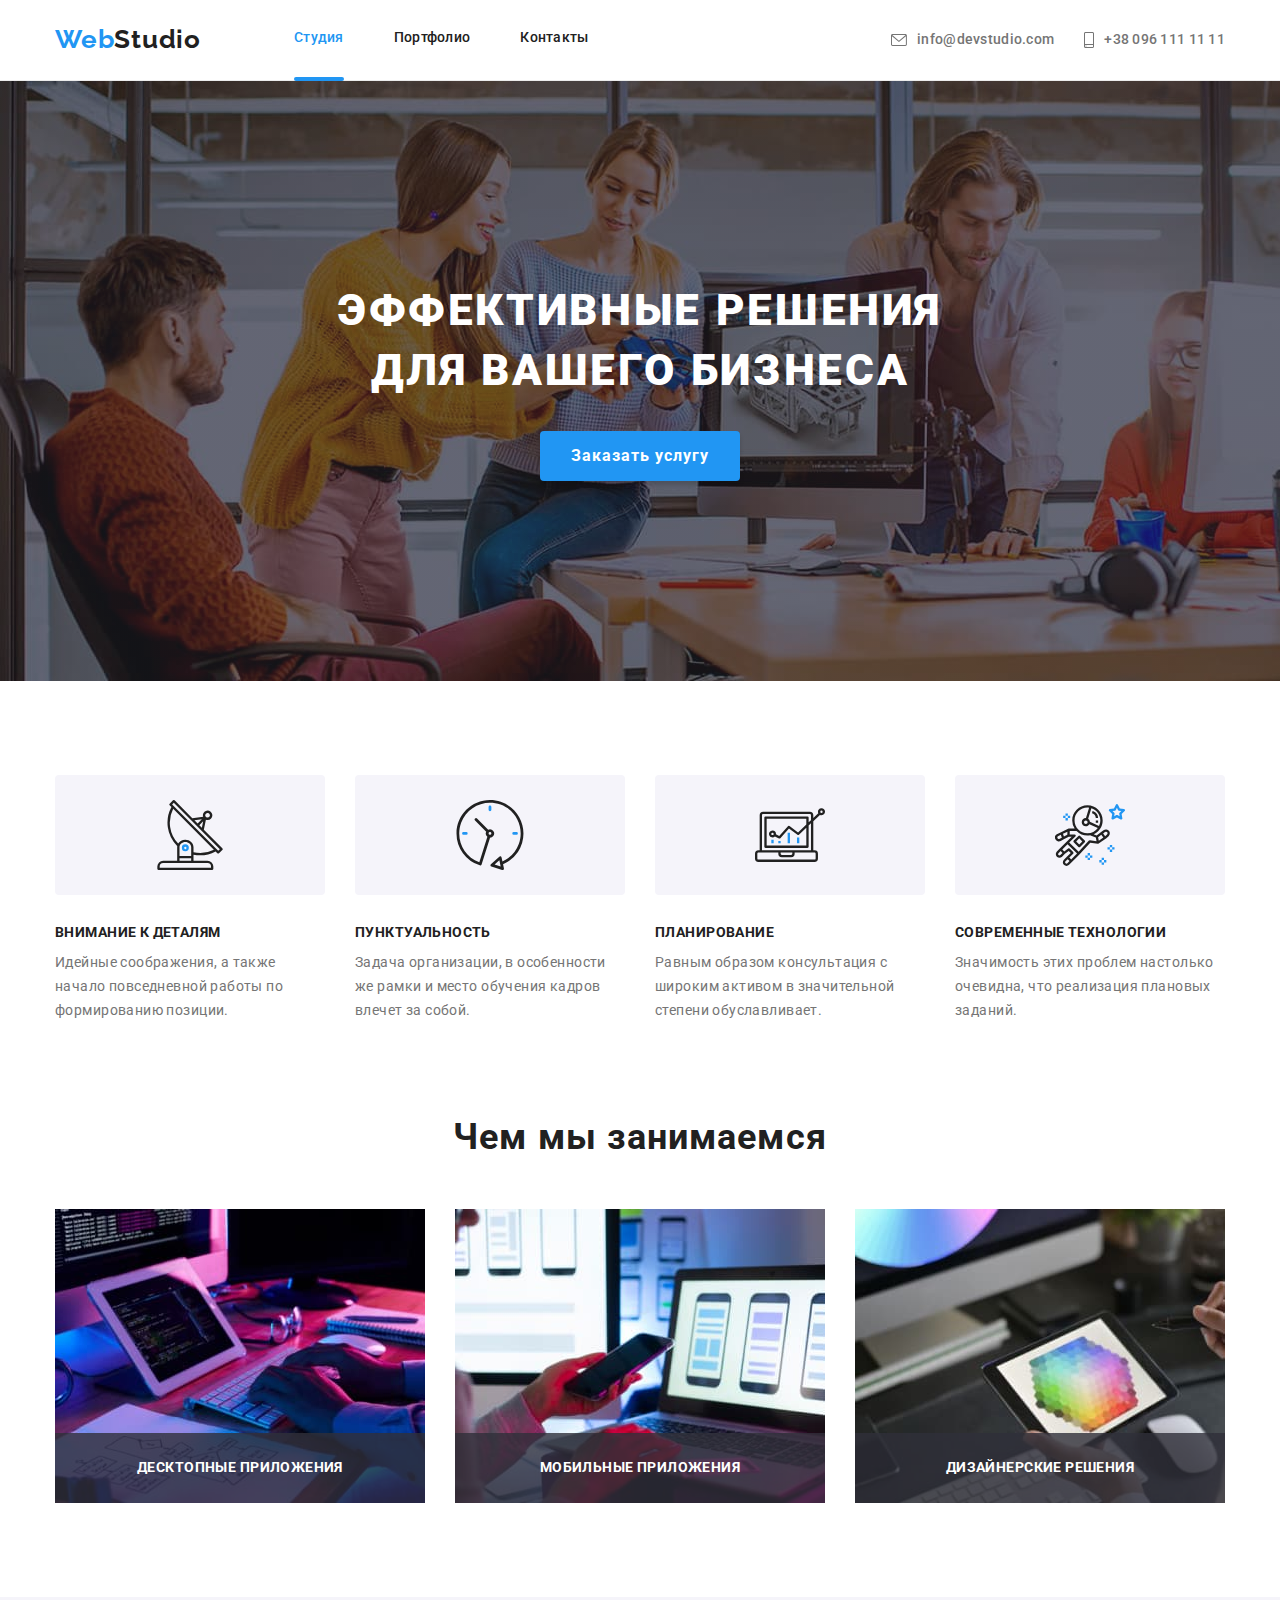
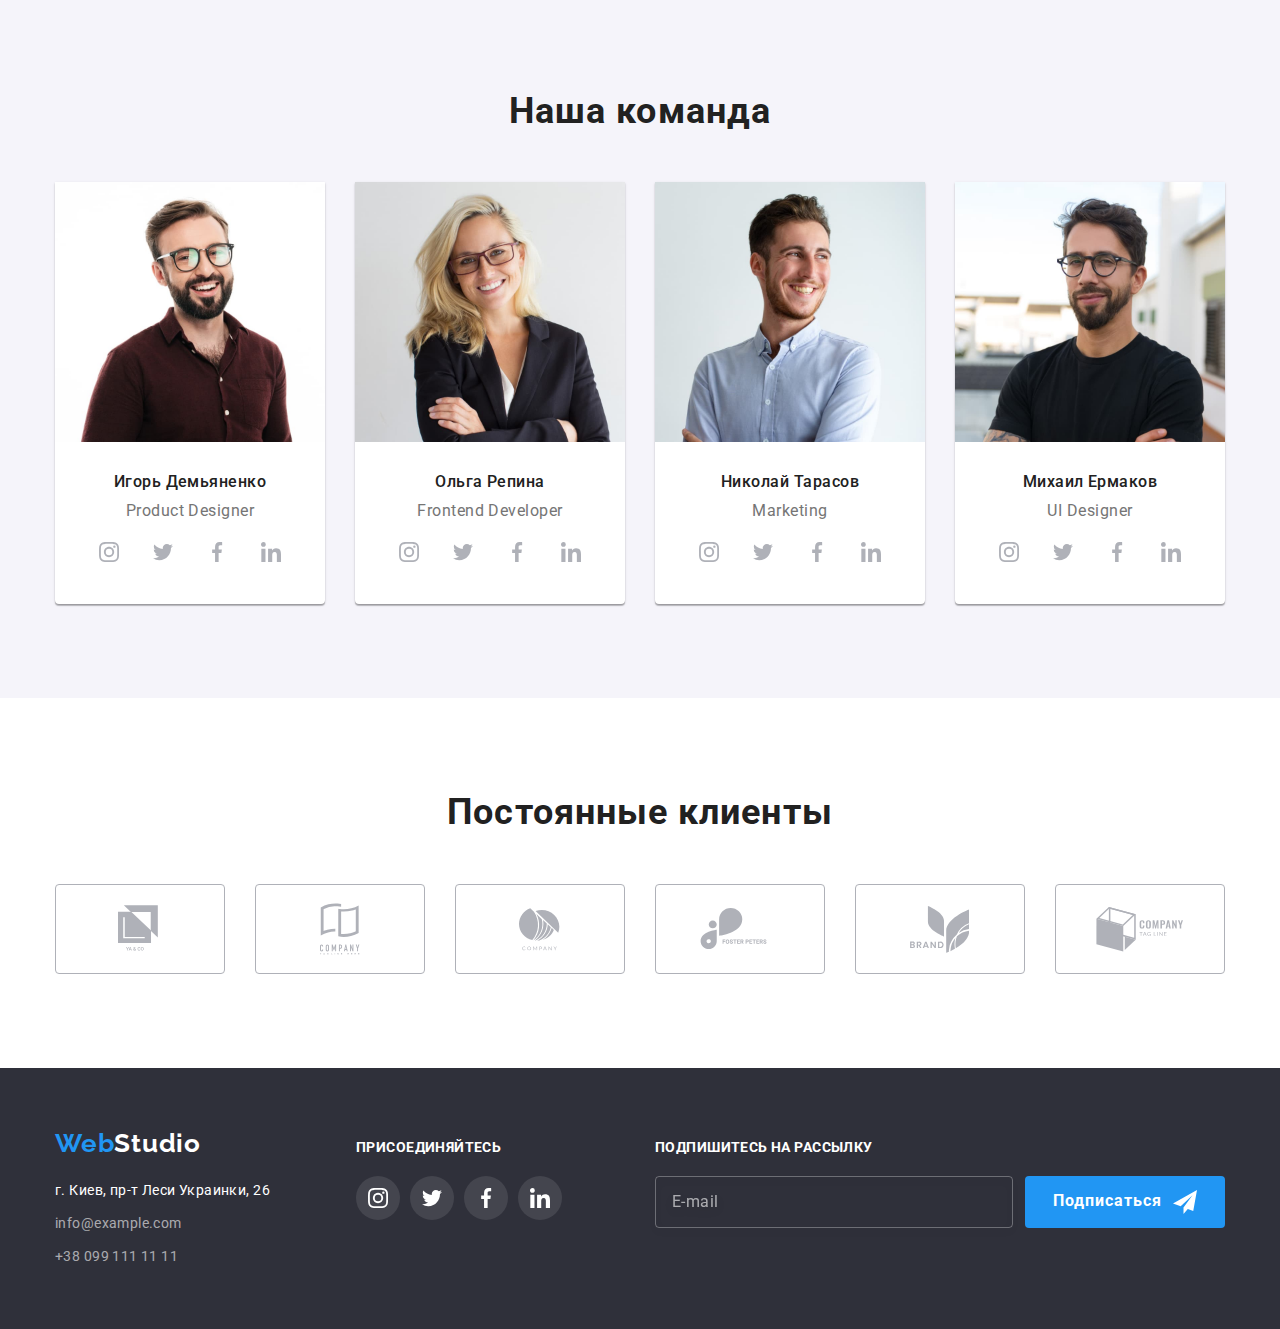
<file: index.html>
<!DOCTYPE html>
<html lang="ru">
  <head>
    <meta charset="UTF-8" />
    <meta name="viewport" content="width=device-width, initial-scale=1.0" />
    <title>WebStudio. Studio.</title>

    <!-- Подключаю шрифты проекта -->
    <link rel="dns-prefetch" href="//fonts.googleapis.com" />
    <link rel="preconnect" href="https://fonts.gstatic.com/" crossorigin />
    <link
      href="https://fonts.googleapis.com/css2?family=Raleway:wght@700&family=Roboto:wght@400;500;700;900&display=fallback"
      rel="stylesheet"
    />

    <!-- Нормализатор из конспекта -->
    <link
      rel="stylesheet"
      href="https://cdnjs.cloudflare.com/ajax/libs/modern-normalize/1.0.0/modern-normalize.min.css"
    />

    <!-- Мой файл стилей -->
    <link rel="stylesheet" href="./css/main.min.css" />
  </head>
  <body>
    <!--Верхняя линия-->
    <header class="header">
      <div class="container topline">
        <nav class="navigation">
          <a href="" class="logo logo-navigation">
            <span class="logo-part-one">Web</span>Studio</a
          >

          <ul class="navigation-list">
            <li class="navigation-list-item">
              <a href="./index.html" class="navigation-list-link current">
                Студия
              </a>
            </li>
            <li class="navigation-list-item">
              <a href="./portfolio.html" class="navigation-list-link">
                Портфолио
              </a>
            </li>
            <li class="navigation-list-item">
              <a href="" class="navigation-list-link"> Контакты </a>
            </li>
          </ul>
        </nav>
        <ul class="contacts">
          <li class="contacts-item">
            <a href="mailto:info@devstudio.com" class="contacts-link">
              <svg class="contacts-icon" width="16" height="12">
                <use href="./images/sprite.svg#icon-envelope"></use>
              </svg>
              info@devstudio.com</a
            >
          </li>
          <li class="contacts-item">
            <a href="tel:+380961111111" class="contacts-link">
              <svg class="contacts-icon" width="10" height="16">
                <use href="./images/sprite.svg#icon-smartphone"></use>
              </svg>
              +38 096 111 11 11</a
            >
          </li>
        </ul>
      </div>
    </header>
    <main>
      <!--Шапка-->
      <section class="primary">
        <div class="background">
          <div class="primary-box">
            <h1 class="primary-title">
              Эффективные решения для вашего бизнеса
            </h1>
            <!-- <a href="#" class="primary-button">Заказать услугу</a> -->
            <button type="button" class="primary-button" data-modal-open>
              Заказать услугу
            </button>
          </div>
        </div>
      </section>

      <!--Особенности-->
      <section class="features">
        <h2 class="visually-hidden">Особенности</h2>
        <div class="container">
          <ul class="features-list">
            <li class="features-card">
              <div class="features-image">
                <svg class="features-icon">
                  <use href="./images/sprite.svg#icon-feature-1"></use>
                </svg>
              </div>
              <h3 class="features-label">Внимание к деталям</h3>
              <p class="features-text">
                Идейные соображения, а также начало повседневной работы по
                формированию позиции.
              </p>
            </li>
            <li class="features-card">
              <div class="features-image">
                <svg class="features-icon">
                  <use href="./images/sprite.svg#icon-feature-2"></use>
                </svg>
              </div>
              <h3 class="features-label">Пунктуальность</h3>
              <p class="features-text">
                Задача организации, в особенности же рамки и место обучения
                кадров влечет за собой.
              </p>
            </li>
            <li class="features-card">
              <div class="features-image">
                <svg class="features-icon">
                  <use href="./images/sprite.svg#icon-feature-3"></use>
                </svg>
              </div>
              <h3 class="features-label">Планирование</h3>
              <p class="features-text">
                Равным образом консультация с широким активом в значительной
                степени обуславливает.
              </p>
            </li>
            <li class="features-card">
              <div class="features-image">
                <svg class="features-icon">
                  <use href="./images/sprite.svg#icon-feature-4"></use>
                </svg>
              </div>
              <h3 class="features-label">Современные технологии</h3>
              <p class="features-text">
                Значимость этих проблем настолько очевидна, что реализация
                плановых заданий.
              </p>
            </li>
          </ul>
        </div>
      </section>

      <!--Чем мы занимаемся-->
      <section class="activity">
        <div class="container">
          <h2 class="activity-title">Чем мы занимаемся</h2>
          <ul class="activity-list">
            <li class="activity-card">
              <img
                src="./images/ourwork-1.jpg"
                alt="Рабочее место. Видны руки человека на клавиатуре, монитор, планшет, схема на листе бумаги А4."
                width="370"
              />
              <p class="activity-label">Десктопные приложения</p>
            </li>
            <li class="activity-card">
              <img
                src="./images/ourwork-2.jpg"
                alt="Телефон в руке человека. На экране ноутбука три дисплея мобильного телефона."
                width="370"
              />
              <p class="activity-label">Мобильные приложения</p>
            </li>
            <li class="activity-card">
              <img
                src="./images/ourwork-3.jpg"
                alt="Экран ноутбука с цветовой палитрой в виде шестиугольника."
                width="370"
              />
              <p class="activity-label">Дизайнерские решения</p>
            </li>
          </ul>
        </div>
      </section>

      <!--Наша команда-->
      <section class="team">
        <div class="container">
          <h2 class="team-title">Наша команда</h2>
          <ul class="members">
            <li class="members-card">
              <img
                src="./images/ourteam-1.jpg"
                alt="Фото члена команды"
                width="270"
              />
              <div class="members-title">
                <h3 class="members-name">Игорь Демьяненко</h3>
                <p class="members-position">Product Designer</p>
                <ul class="social-network">
                  <li class="social-network-item">
                    <a href="" class="social-network-link">
                      <svg class="social-network-icon">
                        <use href="./images/sprite.svg#icon-instagram"></use>
                      </svg>
                    </a>
                  </li>
                  <li class="social-network-item">
                    <a href="" class="social-network-link">
                      <svg class="social-network-icon">
                        <use href="./images/sprite.svg#icon-twitter"></use>
                      </svg>
                    </a>
                  </li>
                  <li class="social-network-item">
                    <a href="" class="social-network-link">
                      <svg class="social-network-icon">
                        <use href="./images/sprite.svg#icon-facebook"></use>
                      </svg>
                    </a>
                  </li>
                  <li class="social-network-item">
                    <a href="" class="social-network-link">
                      <svg class="social-network-icon">
                        <use href="./images/sprite.svg#icon-linkedin"></use>
                      </svg>
                    </a>
                  </li>
                </ul>
              </div>
            </li>
            <li class="members-card">
              <img
                src="./images/ourteam-2.jpg"
                alt="Член команды"
                width="270"
              />

              <div class="members-title">
                <h3 class="members-name">Ольга Репина</h3>
                <p class="members-position">Frontend Developer</p>
                <ul class="social-network">
                  <li class="social-network-item">
                    <a href="" class="social-network-link">
                      <svg class="social-network-icon">
                        <use href="./images/sprite.svg#icon-instagram"></use>
                      </svg>
                    </a>
                  </li>
                  <li class="social-network-item">
                    <a href="" class="social-network-link">
                      <svg class="social-network-icon">
                        <use href="./images/sprite.svg#icon-twitter"></use>
                      </svg>
                    </a>
                  </li>
                  <li class="social-network-item">
                    <a href="" class="social-network-link">
                      <svg class="social-network-icon">
                        <use href="./images/sprite.svg#icon-facebook"></use>
                      </svg>
                    </a>
                  </li>
                  <li class="social-network-item">
                    <a href="" class="social-network-link">
                      <svg class="social-network-icon">
                        <use href="./images/sprite.svg#icon-linkedin"></use>
                      </svg>
                    </a>
                  </li>
                </ul>
              </div>
            </li>
            <li class="members-card">
              <img
                src="./images/ourteam-3.jpg"
                alt="Член команды"
                width="270"
              />

              <div class="members-title">
                <h3 class="members-name">Николай Тарасов</h3>

                <p class="members-position">Marketing</p>
                <ul class="social-network">
                  <li class="social-network-item">
                    <a href="" class="social-network-link">
                      <svg class="social-network-icon">
                        <use href="./images/sprite.svg#icon-instagram"></use>
                      </svg>
                    </a>
                  </li>
                  <li class="social-network-item">
                    <a href="" class="social-network-link">
                      <svg class="social-network-icon">
                        <use href="./images/sprite.svg#icon-twitter"></use>
                      </svg>
                    </a>
                  </li>
                  <li class="social-network-item">
                    <a href="" class="social-network-link">
                      <svg class="social-network-icon">
                        <use href="./images/sprite.svg#icon-facebook"></use>
                      </svg>
                    </a>
                  </li>
                  <li class="social-network-item">
                    <a href="" class="social-network-link">
                      <svg class="social-network-icon">
                        <use href="./images/sprite.svg#icon-linkedin"></use>
                      </svg>
                    </a>
                  </li>
                </ul>
              </div>
            </li>
            <li class="members-card">
              <img
                src="./images/ourteam-4.jpg"
                alt="Член команды"
                width="270"
              />

              <div class="members-title">
                <h3 class="members-name">Михаил Ермаков</h3>

                <p class="members-position">UI Designer</p>
                <ul class="social-network">
                  <li class="social-network-item">
                    <a href="" class="social-network-link">
                      <svg class="social-network-icon">
                        <use href="./images/sprite.svg#icon-instagram"></use>
                      </svg>
                    </a>
                  </li>
                  <li class="social-network-item">
                    <a href="" class="social-network-link">
                      <svg class="social-network-icon">
                        <use href="./images/sprite.svg#icon-twitter"></use>
                      </svg>
                    </a>
                  </li>
                  <li class="social-network-item">
                    <a href="" class="social-network-link">
                      <svg class="social-network-icon">
                        <use href="./images/sprite.svg#icon-facebook"></use>
                      </svg>
                    </a>
                  </li>
                  <li class="social-network-item">
                    <a href="" class="social-network-link">
                      <svg class="social-network-icon">
                        <use href="./images/sprite.svg#icon-linkedin"></use>
                      </svg>
                    </a>
                  </li>
                </ul>
              </div>
            </li>
          </ul>
        </div>
      </section>

      <!-- Постоянные клиенты -->
      <section class="clients">
        <div class="container">
          <h2 class="clients-title">Постоянные клиенты</h2>
          <ul class="collection">
            <li class="collection-item">
              <a href="" class="collection-link">
                <svg class="collection-icon" width="44" height="49">
                  <use href="./images/sprite.svg#icon-logo-1"></use>
                </svg>
              </a>
            </li>
            <li class="collection-item">
              <a href="" class="collection-link"
                ><svg class="collection-icon" width="40" height="52">
                  <use href="./images/sprite.svg#icon-logo-2"></use>
                </svg>
              </a>
            </li>
            <li class="collection-item">
              <a href="" class="collection-link"
                ><svg class="collection-icon" width="41" height="43">
                  <use href="./images/sprite.svg#icon-logo-3"></use>
                </svg>
              </a>
            </li>
            <li class="collection-item">
              <a href="" class="collection-link"
                ><svg class="collection-icon" width="80" height="42">
                  <use href="./images/sprite.svg#icon-logo-4"></use>
                </svg>
              </a>
            </li>
            <li class="collection-item">
              <a href="" class="collection-link"
                ><svg class="collection-icon" width="59" height="47">
                  <use href="./images/sprite.svg#icon-logo-5"></use>
                </svg>
              </a>
            </li>
            <li class="collection-item">
              <a href="" class="collection-link"
                ><svg class="collection-icon" width="88" height="45">
                  <use href="./images/sprite.svg#icon-logo-6"></use>
                </svg>
              </a>
            </li>
          </ul>
        </div>
      </section>
    </main>

    <!-- Подвал -->
    <footer class="footer">
      <div class="container footer-container">
        <div class="footer-box-contacts">
          <a href="" class="logo logo-footer">
            <span class="logo-part-one">Web</span
            ><span class="logo-part-two">Studio</span>
          </a>

          <address class="address">
            <p class="address-mail">г. Киев, пр-т Леси Украинки, 26</p>
            <a href="mailto:info@example.com" class="address-email"
              >info@example.com
            </a>
            <a href="tel:+380991111111" class="address-tel"
              >+38 099 111 11 11
            </a>
          </address>
        </div>
        <div class="footer-box-social">
          <p class="footer-label">Присоединяйтесь</p>
          <ul class="social-network">
            <li class="social-network-item">
              <a href="" class="social-network-link">
                <svg class="social-network-icon">
                  <use href="./images/sprite.svg#icon-instagram"></use>
                </svg>
              </a>
            </li>
            <li class="social-network-item">
              <a href="" class="social-network-link">
                <svg class="social-network-icon">
                  <use href="./images/sprite.svg#icon-twitter"></use>
                </svg>
              </a>
            </li>
            <li class="social-network-item">
              <a href="" class="social-network-link">
                <svg class="social-network-icon">
                  <use href="./images/sprite.svg#icon-facebook"></use>
                </svg>
              </a>
            </li>
            <li class="social-network-item">
              <a href="" class="social-network-link">
                <svg class="social-network-icon">
                  <use href="./images/sprite.svg#icon-linkedin"></use>
                </svg>
              </a>
            </li>
          </ul>
        </div>
        <div class="footer-box-form">
          <p class="footer-label">Подпишитесь на рассылку</p>
          <form autocomplete="off" id="form-join" class="form-join">
            <input
              type="email"
              class="form-join-input"
              name="user-email"
              placeholder="E-mail"
            />
            <button type="submit" class="form-join-button">Подписаться</button>
          </form>
        </div>
      </div>
    </footer>
    <div class="backdrop is-hidden" data-modal>
      <div class="modal">
        <button type="button" class="modal-button-close" data-modal-close>
          <svg class="modal-icon-close" width="18" height="18">
            <use href="./images/sprite.svg#icon-close"></use>
          </svg>
        </button>
        <h3 class="modal-title">Оставьте свои данные, мы вам перезвоним</h3>
        <form autocomplete="off" id="form-modal" class="form-modal">
          <ul class="form-inputs">
            <li class="form-inputs-item">
              <label class="form-inputs-field"
                ><span class="form-inputs-label">Имя</span>
                <input type="text" name="name" class="form-inputs-input" />
                <svg class="form-inputs-icon" width="18" height="18">
                  <use href="./images/sprite.svg#icon-modal-name"></use>
                </svg>
              </label>
            </li>
            <li class="form-inputs-item">
              <label class="form-inputs-field"
                ><span class="form-inputs-label">Телефон</span>
                <input
                  type="tel"
                  name="tell"
                  autocomplete="tel"
                  class="form-inputs-input"
                />
                <svg class="form-inputs-icon" width="18" height="18">
                  <use href="./images/sprite.svg#icon-modal-tell"></use>
                </svg>
              </label>
            </li>
            <li class="form-inputs-item">
              <label class="form-inputs-field"
                ><span class="form-inputs-label">Почта</span>
                <input
                  type="email"
                  name="email"
                  autocomplete="email"
                  class="form-inputs-input"
                />
                <svg class="form-inputs-icon" width="18" height="18">
                  <use href="./images/sprite.svg#icon-modal-email"></use>
                </svg>
              </label>
            </li>
            <li class="form-inputs-item">
              <label class="form-inputs-field"
                ><span class="form-inputs-label">Комментарий</span>
                <textarea
                  name="comment"
                  rows="7"
                  class="form-inputs-comment"
                  placeholder="Введите текст"
                ></textarea>
              </label>
            </li>
          </ul>

          <label class="form-checkbox">
            <input
              type="checkbox"
              name="chekckbox"
              class="form-checkbox-input visually-hidden"
            />
            <span class="form-checkbox-castom"> </span>
            <span class="form-checkbox-label"
              >Соглашаюсь с рассылкой и принимаю
            </span>
            <a href="" class="form-checkbox-link"> Условия договора</a>
          </label>
          <button type="submit" class="form-modal-submit" disabled>
            Отправить
          </button>
        </form>
      </div>
    </div>
    <script src="./js/modal.js"></script>
  </body>
</html>
</file>
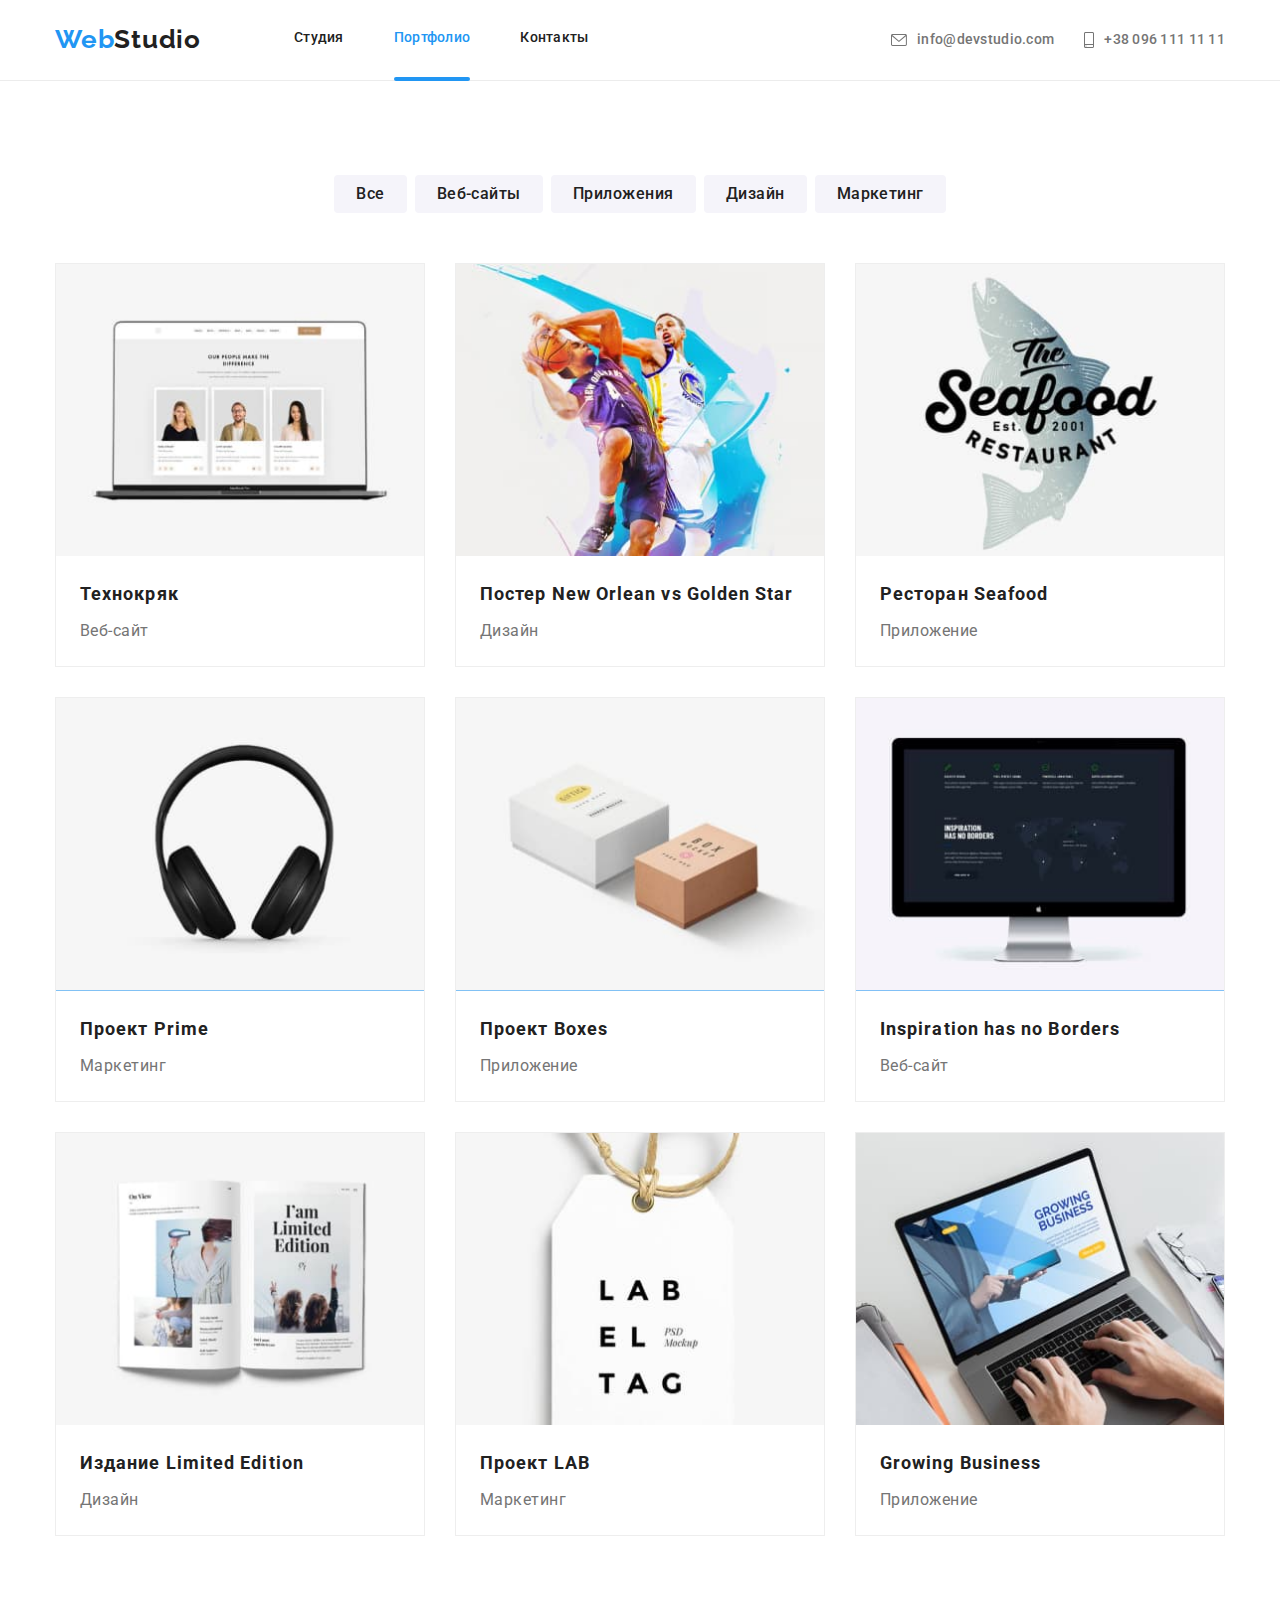
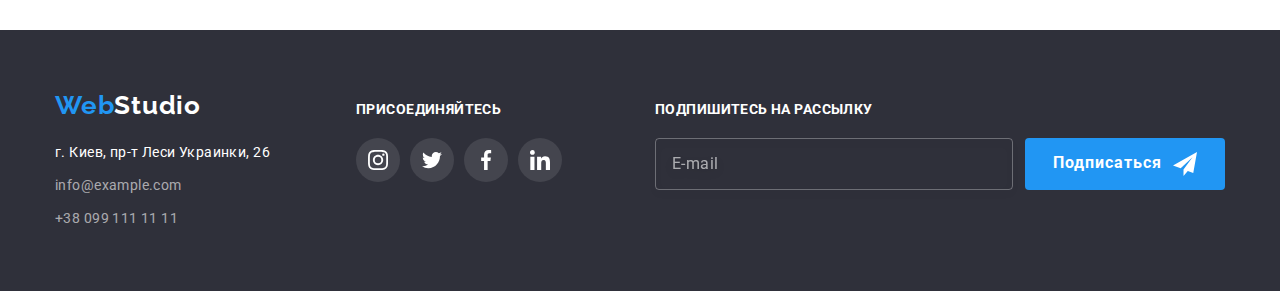
<file: portfolio.html>
<!DOCTYPE html>
<html lang="ru">
  <head>
    <meta charset="UTF-8" />
    <meta name="viewport" content="width=device-width, initial-scale=1.0" />
    <title>WebStudio. Studio.</title>

    <!-- Подключаю шрифты проекта -->

    <link
      href="https://fonts.googleapis.com/css2?family=Raleway:wght@700&family=Roboto:wght@400;500;700;900&display=fallback"
      rel="stylesheet"
    />

    <!-- Нормализатор из конспекта -->
    <link
      rel="stylesheet"
      href="https://cdnjs.cloudflare.com/ajax/libs/modern-normalize/0.7.0/modern-normalize.min.css"
    />

    <!-- Мой файл стилей -->
    <link rel="stylesheet" href="./css/main.min.css" />
  </head>
  <body>
    <!--Верхняя линия-->
    <header class="section header">
      <div class="container topline">
        <nav class="navigation">
          <a href="" class="logo logo-navigation">
            <span class="logo-part-one">Web</span>Studio</a
          >

          <ul class="navigation-list">
            <li class="navigation-list-item">
              <a href="./index.html" class="navigation-list-link"> Студия </a>
            </li>
            <li class="navigation-list-item">
              <a href="./portfolio.html" class="navigation-list-link current">
                Портфолио
              </a>
            </li>
            <li class="navigation-list-item">
              <a href="" class="navigation-list-link"> Контакты </a>
            </li>
          </ul>
        </nav>
        <ul class="contacts">
          <li class="contacts-item">
            <a href="mailto:info@devstudio.com" class="contacts-link">
              <svg class="contacts-icon" width="16" height="12">
                <use href="./images/sprite.svg#icon-envelope"></use>
              </svg>
              info@devstudio.com
            </a>
          </li>
          <li class="contacts-item">
            <a href="tel:+380961111111" class="contacts-link">
              <svg class="contacts-icon" width="10" height="16">
                <use href="./images/sprite.svg#icon-smartphone"></use>
              </svg>
              +38 096 111 11 11</a
            >
          </li>
        </ul>
      </div>
    </header>
    <main>
      <section class="section portfolio">
        <!--  Позже скрыть заголовок этой секции-->
        <h1 class="visually-hidden">Портфолио</h1>
        <div class="container">
          <ul class="filters">
            <li class="filters-item">
              <button type="button" class="filters-button">Все</button>
            </li>
            <li class="filters-item">
              <button type="button" class="filters-button">Веб-сайты</button>
            </li>
            <li class="filters-item">
              <button type="button " class="filters-button">Приложения</button>
            </li>
            <li class="filters-item">
              <button type="button" class="filters-button">Дизайн</button>
            </li>
            <li class="filters-item">
              <button type="button " class="filters-button">Маркетинг</button>
            </li>
          </ul>
          <!--Проекты-->
          <ul class="projects">
            <li class="projects-card">
              <a href="" class="projects-link">
                <div class="projects-image">
                  <img
                    src="./images/project-1.jpg"
                    alt="Страница сайта Технокряк."
                    width="370"
                  />
                  <p class="projects-overley">
                    Технокряк это современная площадка распространения
                    коронавируса. Компании используют эту платформу для
                    цифрового шпионажа и атак на защищённые сервера конкурентов.
                  </p>
                </div>
                <div class="projects-title">
                  <h2 class="projects-name">Технокряк</h2>
                  <p class="projects-label">Веб-сайт</p>
                </div>
              </a>
            </li>
            <li class="projects-card">
              <a href="" class="projects-link">
                <div class="projects-image">
                  <img
                    src="./images/project-2.jpg"
                    alt="Два игрока в баскетбол в прыжке."
                    width="370"
                  />
                  <p class="projects-overley">
                    Технокряк это современная площадка распространения
                    коронавируса. Компании используют эту платформу для
                    цифрового шпионажа и атак на защищённые сервера конкурентов.
                  </p>
                </div>
                <div class="projects-title">
                  <h2 class="projects-name">
                    Постер <span lang="en">New Orlean vs Golden Star</span>
                  </h2>

                  <p class="projects-label">Дизайн</p>
                </div>
              </a>
            </li>
            <li class="projects-card">
              <a href="" class="projects-link">
                <div class="projects-image">
                  <img
                    src="./images/project-3.jpg"
                    alt="Логотип ресторана The Seafood."
                    width="370"
                  />
                  <p class="projects-overley">
                    Технокряк это современная площадка распространения
                    коронавируса. Компании используют эту платформу для
                    цифрового шпионажа и атак на защищённые сервера конкурентов.
                  </p>
                </div>
                <div class="projects-title">
                  <h2 class="projects-name">
                    Ресторан <span lang="en">Seafood</span>
                  </h2>
                  <p class="projects-label">Приложение</p>
                </div>
              </a>
            </li>
            <li class="projects-card">
              <a href="" class="projects-link">
                <div class="projects-image">
                  <img
                    src="./images/project-4.jpg"
                    alt="Наушники"
                    width="370"
                  />
                  <p class="projects-overley">
                    Технокряк это современная площадка распространения
                    коронавируса. Компании используют эту платформу для
                    цифрового шпионажа и атак на защищённые сервера конкурентов.
                  </p>
                </div>

                <div class="projects-title">
                  <h2 class="projects-name">
                    Проект <span lang="en">Prime</span>
                  </h2>
                  <p class="projects-label">Маркетинг</p>
                </div>
              </a>
            </li>
            <li class="projects-card">
              <a href="" class="projects-link">
                <div class="projects-image">
                  <img
                    src="./images/project-5.jpg"
                    alt="Две коробки."
                    width="370"
                  />
                  <p class="projects-overley">
                    Технокряк это современная площадка распространения
                    коронавируса. Компании используют эту платформу для
                    цифрового шпионажа и атак на защищённые сервера конкурентов.
                  </p>
                </div>
                <div class="projects-title">
                  <h2 class="projects-name">
                    Проект <span lang="en">Boxes</span>
                  </h2>

                  <p class="projects-label">Приложение</p>
                </div>
              </a>
            </li>
            <li class="projects-card">
              <a href="" class="projects-link">
                <div class="projects-image">
                  <img
                    src="./images/project-6.jpg"
                    alt="Компьютер."
                    width="370"
                  />
                  <p class="projects-overley">
                    Технокряк это современная площадка распространения
                    коронавируса. Компании используют эту платформу для
                    цифрового шпионажа и атак на защищённые сервера конкурентов.
                  </p>
                </div>
                <div class="projects-title">
                  <h2 class="projects-name" lang="en">
                    Inspiration has no Borders
                  </h2>
                  <p class="projects-label">Веб-сайт</p>
                </div>
              </a>
            </li>
            <li class="projects-card">
              <a href="" class="projects-link">
                <div class="projects-image">
                  <img
                    src="./images/project-7.jpg"
                    alt="Разворот журнала."
                    width="370"
                  />
                  <p class="projects-overley">
                    Технокряк это современная площадка распространения
                    коронавируса. Компании используют эту платформу для
                    цифрового шпионажа и атак на защищённые сервера конкурентов.
                  </p>
                </div>
                <div class="projects-title">
                  <h2 class="projects-name">
                    Издание <span lang="en">Limited Edition</span>
                  </h2>
                  <p class="projects-label">Дизайн</p>
                </div>
              </a>
            </li>
            <li class="projects-card">
              <a href="" class="projects-link">
                <div class="projects-image">
                  <img src="./images/project-8.jpg" alt="Бирка." width="370" />
                  <p class="projects-overley">
                    Технокряк это современная площадка распространения
                    коронавируса. Компании используют эту платформу для
                    цифрового шпионажа и атак на защищённые сервера конкурентов.
                  </p>
                </div>
                <div class="projects-title">
                  <h2 class="projects-name">
                    Проект <span lang="en">LAB</span>
                  </h2>

                  <p class="projects-label">Маркетинг</p>
                </div>
              </a>
            </li>
            <li class="projects-card">
              <a href="" class="projects-link">
                <div class="projects-image">
                  <img
                    src="./images/project-9.jpg"
                    alt="Ноутбук со стартовой страницей сайта"
                    width="370"
                  />
                  <p class="projects-overley">
                    Технокряк это современная площадка распространения
                    коронавируса. Компании используют эту платформу для
                    цифрового шпионажа и атак на защищённые сервера конкурентов.
                  </p>
                </div>
                <div class="projects-title">
                  <h2 class="projects-name" lang="en">Growing Business</h2>
                  <p class="projects-label">Приложение</p>
                </div>
              </a>
            </li>
          </ul>
        </div>
      </section>
    </main>
    <footer class="section footer">
      <div class="container footer-container">
        <div class="footer-box-contacts">
          <a href="" class="logo logo-footer">
            <span class="logo-part-one">Web</span
            ><span class="logo-part-two">Studio</span></a
          >

          <address class="address">
            <p class="address-mail">г. Киев, пр-т Леси Украинки, 26</p>
            <a href="mailto:info@example.com" class="address-email"
              >info@example.com
            </a>
            <a href="tel:+380991111111" class="address-tel"
              >+38 099 111 11 11</a
            >
          </address>
        </div>
        <div class="footer-box-social">
          <p class="footer-label">Присоединяйтесь</p>
          <ul class="social-network">
            <li class="social-network-item">
              <a href="" class="social-network-link">
                <svg class="social-network-icon">
                  <use href="./images/sprite.svg#icon-instagram"></use>
                </svg>
              </a>
            </li>
            <li class="social-network-item">
              <a href="" class="social-network-link">
                <svg class="social-network-icon">
                  <use href="./images/sprite.svg#icon-twitter"></use>
                </svg>
              </a>
            </li>
            <li class="social-network-item">
              <a href="" class="social-network-link">
                <svg class="social-network-icon">
                  <use href="./images/sprite.svg#icon-facebook"></use>
                </svg>
              </a>
            </li>
            <li class="social-network-item">
              <a href="" class="social-network-link">
                <svg class="social-network-icon">
                  <use href="./images/sprite.svg#icon-linkedin"></use>
                </svg>
              </a>
            </li>
          </ul>
        </div>
        <div class="footer-box-form">
          <p class="footer-label">Подпишитесь на рассылку</p>
          <form
            method="POST"
            autocomplete="off"
            id="form-join"
            class="form-join"
          >
            <input
              type="email"
              class="form-join-input"
              name="user-email"
              placeholder="E-mail"
            />
            <button type="submit" class="form-join-button">Подписаться</button>
          </form>
        </div>
      </div>
    </footer>
  </body>
</html>
</file>
<file: css/main.min.css>
.navigation,.primary-title,.features-label,.features-text,.activity-title,.activity-label,.team-title,.members-title,.members-name,.members-position,.clients-title,.footer-label,.address,.address-mail,.projects-overley,.projects-name,.projects-label,.modal-title{margin:0px}.navigation-list,.contacts,.features-list,.activity-list,.members,.social-network,.collection,.filters,.projects,.form-inputs{list-style:none;padding:0px;margin:0px}.logo,.navigation-list-link,.contacts-link,.social-network-link,.collection-link,.address-email,.address-tel,.projects-link{text-decoration:none;margin:0px}.features,.activity,.team,.clients,.portfolio{padding-top:94px;padding-bottom:94px;text-align:center}.primary-button,.form-join-button,.form-modal-submit{padding-top:10px;padding-bottom:10px;width:200px;color:#fff;font-family:Roboto,sans-serif;font-style:normal;font-weight:700;font-size:16px;line-height:1.87;letter-spacing:.06em;background-color:#2196f3;border:none;border-radius:4px}.container{width:1200px;margin-left:auto;margin-right:auto;padding-left:15px;padding-right:15px}img{display:block;max-width:100%;height:auto}.visually-hidden{position:absolute;width:1px;height:1px;margin:-1px;border:0;padding:0;clip:rect(0 0 0 0);overflow:hidden}.logo{font-family:Roboto,sans-serif;font-style:normal;font-weight:700;font-size:26px;line-height:1.192;letter-spacing:.03em;font-family:Raleway, sans-serif;color:#212121}.logo-part-one{color:#2196f3}.logo-part-two{color:#fff}.logo-navigation{margin-right:93px;padding:24px 0px 25px}.logo-footer{display:block;margin-bottom:20px}.topline{display:-webkit-box;display:-ms-flexbox;display:flex;-webkit-box-pack:justify;-ms-flex-pack:justify;justify-content:space-between;-webkit-box-align:center;-ms-flex-align:center;align-items:center;-ms-flex-wrap:nowrap;flex-wrap:nowrap}.navigation{display:-webkit-box;display:-ms-flexbox;display:flex;-webkit-box-pack:normal;-ms-flex-pack:normal;justify-content:normal;-webkit-box-align:center;-ms-flex-align:center;align-items:center;-ms-flex-wrap:nowrap;flex-wrap:nowrap}.navigation-list{display:-webkit-box;display:-ms-flexbox;display:flex;-webkit-box-pack:normal;-ms-flex-pack:normal;justify-content:normal;-webkit-box-align:normal;-ms-flex-align:normal;align-items:normal;-ms-flex-wrap:nowrap;flex-wrap:nowrap;font-family:Roboto,sans-serif;font-style:normal;font-weight:500;font-size:14px;line-height:1.14;letter-spacing:.02em}.navigation-list-item:not(:last-child){margin-right:50px}.navigation-list-link{padding:32px 0px;color:#212121;-webkit-transition:background-color 250ms cubic-bezier(0.4, 0, 0.2, 1),color 250ms cubic-bezier(0.4, 0, 0.2, 1);transition:background-color 250ms cubic-bezier(0.4, 0, 0.2, 1),color 250ms cubic-bezier(0.4, 0, 0.2, 1)}.navigation-list-link.current::after{display:block;position:relative;left:0;top:31px;content:'';width:100%;height:4px;border-radius:2px;background-color:#2196f3}.navigation-list-link.current,.navigation-list-link:hover,.navigation-list-link:focus{color:#2196f3}.contacts{display:-webkit-box;display:-ms-flexbox;display:flex;-webkit-box-pack:normal;-ms-flex-pack:normal;justify-content:normal;-webkit-box-align:normal;-ms-flex-align:normal;align-items:normal;-ms-flex-wrap:nowrap;flex-wrap:nowrap;font-family:Roboto,sans-serif;font-style:normal;font-weight:500;font-size:14px;line-height:1.14;letter-spacing:.02em}.contacts-item:not(:last-child){margin-right:30px}.contacts-link{display:-webkit-box;display:-ms-flexbox;display:flex;-webkit-box-pack:normal;-ms-flex-pack:normal;justify-content:normal;-webkit-box-align:center;-ms-flex-align:center;align-items:center;-ms-flex-wrap:nowrap;flex-wrap:nowrap;padding:32px 0px;color:#757575;-webkit-transition:background-color 250ms cubic-bezier(0.4, 0, 0.2, 1),color 250ms cubic-bezier(0.4, 0, 0.2, 1);transition:background-color 250ms cubic-bezier(0.4, 0, 0.2, 1),color 250ms cubic-bezier(0.4, 0, 0.2, 1)}.contacts-icon{margin-right:10px;fill:#757575;-webkit-transition:fill 250ms cubic-bezier(0.4, 0, 0.2, 1);transition:fill 250ms cubic-bezier(0.4, 0, 0.2, 1)}.contacts-link:hover .contacts-icon,.contacts-link:focus .contacts-icon{fill:#2196f3}.contacts-link:hover,.contacts-link:focus{color:#2196f3}.primary{text-align:center;border-top:1px solid #ececec}.primary-box{display:inline-block;width:696px}.primary-title{font-family:Roboto,sans-serif;font-style:normal;font-weight:900;font-size:44px;line-height:1.36;letter-spacing:.06em;margin-bottom:30px;color:#fff;text-transform:uppercase}.primary-button{-webkit-box-shadow:0px 4px 4px rgba(0,0,0,0.15);box-shadow:0px 4px 4px rgba(0,0,0,0.15);cursor:pointer;-webkit-transition:background-color 250ms cubic-bezier(0.4, 0, 0.2, 1);transition:background-color 250ms cubic-bezier(0.4, 0, 0.2, 1)}.primary-button:hover,.primary-button:focus{background-color:#188ce8}.background{max-width:1600px;margin:0px auto;padding:200px 0px;height:600px;background-image:-webkit-gradient(linear, left top, right top, from(rgba(47,48,58,0.4)), to(rgba(47,48,58,0.4))),url("../images/primary.jpg");background-image:linear-gradient(to right, rgba(47,48,58,0.4), rgba(47,48,58,0.4)),url("../images/primary.jpg")}.features-list{display:-webkit-box;display:-ms-flexbox;display:flex;-webkit-box-pack:justify;-ms-flex-pack:justify;justify-content:space-between;-webkit-box-align:normal;-ms-flex-align:normal;align-items:normal;-ms-flex-wrap:nowrap;flex-wrap:nowrap}.features-card{width:calc((100% - 30px * 3) / 4);text-align:start}.features-label{margin-bottom:10px;font-family:Roboto,sans-serif;font-style:normal;font-weight:700;font-size:14px;line-height:1.14;letter-spacing:.03em;color:#212121;text-transform:uppercase}.features-image{display:-webkit-box;display:-ms-flexbox;display:flex;-webkit-box-pack:center;-ms-flex-pack:center;justify-content:center;-webkit-box-align:center;-ms-flex-align:center;align-items:center;-ms-flex-wrap:nowrap;flex-wrap:nowrap;margin-bottom:30px;padding-top:25px;padding-bottom:25px;text-align:center;background-color:#f5f4fa;border-radius:4px}.features-icon{--color2: #2196f3;width:70px;height:70px}.features-text{font-family:Roboto,sans-serif;font-style:normal;font-weight:400;font-size:14px;line-height:1.71;letter-spacing:.03em;color:#757575}.activity{padding-top:0}.activity-list{display:-webkit-box;display:-ms-flexbox;display:flex;-webkit-box-pack:normal;-ms-flex-pack:normal;justify-content:normal;-webkit-box-align:normal;-ms-flex-align:normal;align-items:normal;-ms-flex-wrap:wrap;flex-wrap:wrap}.activity-title{margin-bottom:50px;font-family:Roboto,sans-serif;font-style:normal;font-weight:700;font-size:36px;line-height:1.16;letter-spacing:.03em;color:#212121}.activity-card{position:relative;display:-webkit-inline-box;display:-ms-inline-flexbox;display:inline-flex;-webkit-box-pack:center;-ms-flex-pack:center;justify-content:center;-webkit-box-align:normal;-ms-flex-align:normal;align-items:normal;-ms-flex-wrap:wrap;flex-wrap:wrap;width:calc((100% - 30px * 2) / 3)}.activity-card:not(:nth-child(3n)){margin-right:30px}.activity-label{position:absolute;bottom:0;left:50%;padding:27px 0px;width:370px;-webkit-transform:translateX(-50%);transform:translateX(-50%);font-family:Roboto,sans-serif;font-style:normal;font-weight:700;font-size:14px;line-height:1.14;letter-spacing:.03em;color:#fff;text-transform:uppercase;background-color:rgba(47,48,58,0.8)}.team{background-color:#f5f4fa}.team-title{font-family:Roboto,sans-serif;font-style:normal;font-weight:700;font-size:36px;line-height:1.16;letter-spacing:.03em;color:#212121;margin-bottom:50px}.members{display:-webkit-box;display:-ms-flexbox;display:flex;-webkit-box-pack:normal;-ms-flex-pack:normal;justify-content:normal;-webkit-box-align:normal;-ms-flex-align:normal;align-items:normal;-ms-flex-wrap:wrap;flex-wrap:wrap}.members-card{display:-webkit-box;display:-ms-flexbox;display:flex;-webkit-box-pack:normal;-ms-flex-pack:normal;justify-content:normal;-webkit-box-align:center;-ms-flex-align:center;align-items:center;-ms-flex-wrap:nowrap;flex-wrap:nowrap;-webkit-box-orient:vertical;-webkit-box-direction:normal;-ms-flex-direction:column;flex-direction:column;width:calc((100% - 30px * 3) / 4);background-color:#fff;border-radius:0px 0px 4px 4px;-webkit-box-shadow:0px 1px 3px rgba(0,0,0,0.12),0px 1px 1px rgba(0,0,0,0.14),0px 2px 1px rgba(0,0,0,0.2);box-shadow:0px 1px 3px rgba(0,0,0,0.12),0px 1px 1px rgba(0,0,0,0.14),0px 2px 1px rgba(0,0,0,0.2)}.members-card:not(:nth-child(4n)){margin-right:30px}.members-title{padding-top:30px;padding-bottom:30px;font-family:Roboto,sans-serif;font-style:normal;font-weight:700;font-size:36px;line-height:1.16;letter-spacing:.03em;color:#212121}.members-name{margin-bottom:10px;font-family:Roboto,sans-serif;font-style:normal;font-weight:500;font-size:16px;line-height:1.19;letter-spacing:.03em;color:#212121}.members-position{margin-bottom:10px;font-family:Roboto,sans-serif;font-style:normal;font-weight:400;font-size:16px;line-height:1.19;letter-spacing:.03em;color:#757575}.social-network{display:-webkit-box;display:-ms-flexbox;display:flex;-webkit-box-pack:normal;-ms-flex-pack:normal;justify-content:normal;-webkit-box-align:normal;-ms-flex-align:normal;align-items:normal;-ms-flex-wrap:nowrap;flex-wrap:nowrap}.social-network-item:not(:nth-child(4)){margin-right:10px}.social-network-icon{width:20px;height:20px}.social-network-link{display:-webkit-box;display:-ms-flexbox;display:flex;-webkit-box-pack:center;-ms-flex-pack:center;justify-content:center;-webkit-box-align:center;-ms-flex-align:center;align-items:center;-ms-flex-wrap:nowrap;flex-wrap:nowrap;width:44px;height:44px;border-radius:50%}.team .social-network-link{background-color:rgba(255,255,255,0.1);fill:#afb1b8;-webkit-transition:background-color 250ms cubic-bezier(0.4, 0, 0.2, 1),fill 250ms cubic-bezier(0.4, 0, 0.2, 1);transition:background-color 250ms cubic-bezier(0.4, 0, 0.2, 1),fill 250ms cubic-bezier(0.4, 0, 0.2, 1)}.team .social-network-link:hover,.team .social-network-link:focus{background-color:#2196f3;fill:#fff}.footer .social-network-link{background-color:rgba(255,255,255,0.1);fill:#fff;-webkit-transition:background-color 250ms cubic-bezier(0.4, 0, 0.2, 1);transition:background-color 250ms cubic-bezier(0.4, 0, 0.2, 1)}.footer .social-network-link:hover,.footer .social-network-link:focus{background-color:#2196f3}.clients-title{margin-bottom:50px;font-family:Roboto,sans-serif;font-style:normal;font-weight:700;font-size:36px;line-height:1.16;letter-spacing:.03em;color:#212121}.collection{display:-webkit-box;display:-ms-flexbox;display:flex;-webkit-box-pack:normal;-ms-flex-pack:normal;justify-content:normal;-webkit-box-align:normal;-ms-flex-align:normal;align-items:normal;-ms-flex-wrap:wrap;flex-wrap:wrap}.collection-item{display:-webkit-box;display:-ms-flexbox;display:flex;-webkit-box-pack:normal;-ms-flex-pack:normal;justify-content:normal;-webkit-box-align:normal;-ms-flex-align:normal;align-items:normal;-ms-flex-wrap:nowrap;flex-wrap:nowrap;width:calc((100% - 30px * 5) / 6)}.collection-item:not(:nth-child(6n)){margin-right:30px}.collection-link{display:-webkit-box;display:-ms-flexbox;display:flex;-webkit-box-pack:center;-ms-flex-pack:center;justify-content:center;-webkit-box-align:center;-ms-flex-align:center;align-items:center;-ms-flex-wrap:nowrap;flex-wrap:nowrap;height:90px;width:170px;border:1px solid #afb1b8;border-radius:4px;fill:#afb1b8;-webkit-transition:border-color 250ms cubic-bezier(0.4, 0, 0.2, 1),fill 250ms cubic-bezier(0.4, 0, 0.2, 1);transition:border-color 250ms cubic-bezier(0.4, 0, 0.2, 1),fill 250ms cubic-bezier(0.4, 0, 0.2, 1)}.collection-link:hover,.collection-link:focus{fill:#2196f3;border:1px solid #2196f3}.footer{padding-top:60px;padding-bottom:60px;background-color:#2f303a}.footer-container{display:-webkit-box;display:-ms-flexbox;display:flex;-webkit-box-pack:normal;-ms-flex-pack:normal;justify-content:normal;-webkit-box-align:baseline;-ms-flex-align:baseline;align-items:baseline;-ms-flex-wrap:nowrap;flex-wrap:nowrap}.footer-box-contacts{margin-right:70px;min-width:231px;text-align:start}.footer-box-form{margin-left:auto}.footer-label{margin-bottom:20px;font-family:Roboto,sans-serif;font-style:normal;font-weight:700;font-size:14px;line-height:1.14;letter-spacing:.03em;text-align:start;color:#fff;text-transform:uppercase}.form-join{display:-webkit-box;display:-ms-flexbox;display:flex;-webkit-box-pack:normal;-ms-flex-pack:normal;justify-content:normal;-webkit-box-align:normal;-ms-flex-align:normal;align-items:normal;-ms-flex-wrap:nowrap;flex-wrap:nowrap;width:570px;text-align:start}.form-join-input{padding:15px 16px;margin-right:12px;width:358px;font-family:Roboto,sans-serif;font-style:normal;font-weight:400;font-size:16px;line-height:1.25;letter-spacing:.03em;color:rgba(255,255,255,0.6);background-color:transparent;-webkit-box-sizing:border-box;box-sizing:border-box;-webkit-filter:drop-shadow(0px 4px 4px rgba(0,0,0,0.15));filter:drop-shadow(0px 4px 4px rgba(0,0,0,0.15));border:1px solid rgba(255,255,255,0.3);border-radius:4px}.form-join-input::-webkit-input-placeholder{color:rgba(255,255,255,0.6)}.form-join-input:-ms-input-placeholder{color:rgba(255,255,255,0.6)}.form-join-input::-ms-input-placeholder{color:rgba(255,255,255,0.6)}.form-join-input::placeholder{color:rgba(255,255,255,0.6)}.form-join-button{display:-webkit-box;display:-ms-flexbox;display:flex;-webkit-box-pack:normal;-ms-flex-pack:normal;justify-content:normal;-webkit-box-align:normal;-ms-flex-align:normal;align-items:normal;-ms-flex-wrap:nowrap;flex-wrap:nowrap;position:relative;padding-left:28px;padding-right:28px}.form-join-button::after{position:absolute;top:50%;right:0;-webkit-transform:translate(-28px, -50%);transform:translate(-28px, -50%);content:'';display:block;width:24px;height:24px;background-image:url(../images/icon-send.svg);background-size:contain}.address{font-family:Roboto,sans-serif;font-style:normal;font-weight:400;font-size:14px;line-height:1.71;letter-spacing:.03em}.address-mail{margin-bottom:9px;color:#fff}.address-email,.address-tel{display:block;color:rgba(255,255,255,0.6)}.address-email{margin-bottom:9px}.portfolio{border-top:1px solid #ececec}.filters{display:-webkit-inline-box;display:-ms-inline-flexbox;display:inline-flex;-webkit-box-pack:center;-ms-flex-pack:center;justify-content:center;-webkit-box-align:normal;-ms-flex-align:normal;align-items:normal;-ms-flex-wrap:nowrap;flex-wrap:nowrap;margin-bottom:34px;margin-right:auto;margin-left:auto;padding-bottom:16px;cursor:pointer}.filters-item:not(:last-child){margin-right:8px}.filters-button{padding:6px 22px;font-family:Roboto,sans-serif;font-style:normal;font-weight:500;font-size:16px;line-height:1.62;letter-spacing:.03em;color:#212121;text-align:center;background-color:#f5f4fa;border:none;border-radius:4px;cursor:pointer;-webkit-transition:background-color 250ms cubic-bezier(0.4, 0, 0.2, 1),color 250ms cubic-bezier(0.4, 0, 0.2, 1);transition:background-color 250ms cubic-bezier(0.4, 0, 0.2, 1),color 250ms cubic-bezier(0.4, 0, 0.2, 1)}.filters-button:hover,.filters-button:focus{color:#fff;background-color:#2196f3;-webkit-box-shadow:0px 3px 1px rgba(0,0,0,0.1),0px 1px 2px rgba(0,0,0,0.08),0px 2px 2px rgba(0,0,0,0.12);box-shadow:0px 3px 1px rgba(0,0,0,0.1),0px 1px 2px rgba(0,0,0,0.08),0px 2px 2px rgba(0,0,0,0.12)}.projects{display:-webkit-box;display:-ms-flexbox;display:flex;-webkit-box-pack:normal;-ms-flex-pack:normal;justify-content:normal;-webkit-box-align:normal;-ms-flex-align:normal;align-items:normal;-ms-flex-wrap:wrap;flex-wrap:wrap}.projects-card:not(:nth-child(3n)){margin-right:30px}.projects-card:not(:nth-last-child(-n+3)){margin-bottom:30px}.projects-card{width:calc((100% - 2 * 30px) / 3)}.projects-link{display:block;border:1px solid #eee}.projects-image{display:-webkit-box;display:-ms-flexbox;display:flex;-webkit-box-pack:center;-ms-flex-pack:center;justify-content:center;-webkit-box-align:normal;-ms-flex-align:normal;align-items:normal;-ms-flex-wrap:nowrap;flex-wrap:nowrap;position:relative;overflow:hidden}.projects-overley{font-family:Roboto,sans-serif;font-style:normal;font-weight:400;font-size:18px;line-height:1.56;letter-spacing:.03em;position:absolute;top:0;left:0;content:'';padding:63px 24px;width:100%;height:100%;text-align:left;color:#fff;background-color:rgba(33,150,243,0.9);-webkit-transform:translateY(100%);transform:translateY(100%);-webkit-transition:-webkit-transform 250ms cubic-bezier(0.4, 0, 0.2, 1);transition:-webkit-transform 250ms cubic-bezier(0.4, 0, 0.2, 1);transition:transform 250ms cubic-bezier(0.4, 0, 0.2, 1);transition:transform 250ms cubic-bezier(0.4, 0, 0.2, 1), -webkit-transform 250ms cubic-bezier(0.4, 0, 0.2, 1)}.projects-link:hover,.projects-link:focus{border:1px solid #eee;-webkit-box-shadow:0px 1px 1px rgba(0,0,0,0.12),0px 4px 4px rgba(0,0,0,0.06),1px 4px 6px rgba(0,0,0,0.16);box-shadow:0px 1px 1px rgba(0,0,0,0.12),0px 4px 4px rgba(0,0,0,0.06),1px 4px 6px rgba(0,0,0,0.16)}.projects-link:hover .projects-overley,.projects-link:focus .projects-overley{-webkit-transform:translateY(0%);transform:translateY(0%)}.projects-name{font-family:Roboto,sans-serif;font-style:normal;font-weight:700;font-size:18px;line-height:2;letter-spacing:.06em;margin-bottom:4px;color:#212121}.projects-title{padding:20px 24px;text-align:start}.projects-label{font-family:Roboto,sans-serif;font-style:normal;font-weight:400;font-size:16px;line-height:1.87;letter-spacing:.03em;color:#757575}.backdrop{position:fixed;top:0;left:0;width:100%;height:100%;background-color:rgba(0,0,0,0.2);opacity:1;overflow:auto;z-index:1;-webkit-transition:opacity 250ms cubic-bezier(0.4, 0, 0.2, 1);transition:opacity 250ms cubic-bezier(0.4, 0, 0.2, 1)}.backdrop.is-hidden{opacity:0;pointer-events:none}.modal{position:absolute;top:50%;left:50%;padding:40px;width:528px;height:581px;background-color:#fff;-webkit-box-shadow:0px 1px 3px rgba(0,0,0,0.12),0px 1px 1px rgba(0,0,0,0.14),0px 2px 1px rgba(0,0,0,0.2);box-shadow:0px 1px 3px rgba(0,0,0,0.12),0px 1px 1px rgba(0,0,0,0.14),0px 2px 1px rgba(0,0,0,0.2);border-radius:4px;-webkit-transform:translate(-50%, -50%) scale(1);transform:translate(-50%, -50%) scale(1);-webkit-transition:-webkit-transform 250ms cubic-bezier(0.4, 0, 0.2, 1) 250ms;transition:-webkit-transform 250ms cubic-bezier(0.4, 0, 0.2, 1) 250ms;transition:transform 250ms cubic-bezier(0.4, 0, 0.2, 1) 250ms;transition:transform 250ms cubic-bezier(0.4, 0, 0.2, 1) 250ms, -webkit-transform 250ms cubic-bezier(0.4, 0, 0.2, 1) 250ms}.modal-title{margin-bottom:15px;font-family:Roboto,sans-serif;font-style:normal;font-weight:700;font-size:20px;line-height:1.15;letter-spacing:.03em;text-align:center}.modal-button-close{display:-webkit-box;display:-ms-flexbox;display:flex;-webkit-box-pack:center;-ms-flex-pack:center;justify-content:center;-webkit-box-align:center;-ms-flex-align:center;align-items:center;-ms-flex-wrap:nowrap;flex-wrap:nowrap;position:absolute;top:8px;right:8px;padding:0;margin:0;width:30px;height:30px;border-radius:50%;background-color:#fff;border:1px solid rgba(0,0,0,0.1);-webkit-transition:fill 250ms cubic-bezier(0.4, 0, 0.2, 1),-webkit-transform 250ms cubic-bezier(0.4, 0, 0.2, 1);transition:fill 250ms cubic-bezier(0.4, 0, 0.2, 1),-webkit-transform 250ms cubic-bezier(0.4, 0, 0.2, 1);transition:fill 250ms cubic-bezier(0.4, 0, 0.2, 1),transform 250ms cubic-bezier(0.4, 0, 0.2, 1);transition:fill 250ms cubic-bezier(0.4, 0, 0.2, 1),transform 250ms cubic-bezier(0.4, 0, 0.2, 1),-webkit-transform 250ms cubic-bezier(0.4, 0, 0.2, 1)}.modal-button-close:hover{fill:#2196f3;outline-color:#eee;-webkit-transform:scale(1.1);transform:scale(1.1)}.backdrop.is-hidden .modal{-webkit-transform:translate(-50%, -50%) scale(0);transform:translate(-50%, -50%) scale(0)}.form-modal{display:block;text-align:center}.form-modal-submit{padding-left:55px;padding-right:55px;-webkit-box-shadow:0px 4px 4px rgba(0,0,0,0.15);box-shadow:0px 4px 4px rgba(0,0,0,0.15);-webkit-transition:backrgound-color 250ms cubic-bezier(0.4, 0, 0.2, 1);transition:backrgound-color 250ms cubic-bezier(0.4, 0, 0.2, 1)}.form-modal-submit:hover{background-color:#188ce8}.form-modal-submit:disabled{background-color:#afb1b8}.form-checkbox{display:-webkit-box;display:-ms-flexbox;display:flex;-webkit-box-pack:normal;-ms-flex-pack:normal;justify-content:normal;-webkit-box-align:center;-ms-flex-align:center;align-items:center;-ms-flex-wrap:nowrap;flex-wrap:nowrap;margin-bottom:30px;font-family:Roboto,sans-serif;font-style:normal;font-weight:400;font-size:14px;line-height:1.71;letter-spacing:.03em}.form-checkbox-label{margin-right:5px;margin-left:7px;color:#757575}.form-checkbox-link{color:#2196f3}.form-checkbox-castom{width:18px;height:18px;background-image:url(../images/icon-check.svg);background-size:contain;background-origin:border-box;border:1px solid #212121;background-color:#fff;-webkit-transition:background-color 250ms cubic-bezier(0.4, 0, 0.2, 1);transition:background-color 250ms cubic-bezier(0.4, 0, 0.2, 1)}.form-checkbox-input:checked+.form-checkbox-castom{background-color:#2196f3;border-color:transparent;border-radius:2px}.form-inputs{margin-bottom:20px;text-align:start}.form-inputs-item{margin-bottom:10px}.form-inputs-input{padding:11px 0px 11px 40px;border:1px solid rgba(33,33,33,0.2);border-radius:4px;outline:none;-webkit-transition:border-color 250ms cubic-bezier(0.4, 0, 0.2, 1);transition:border-color 250ms cubic-bezier(0.4, 0, 0.2, 1)}.form-inputs-input:focus-within{border-color:#2196f3}.form-inputs-field{display:-webkit-box;display:-ms-flexbox;display:flex;-webkit-box-pack:normal;-ms-flex-pack:normal;justify-content:normal;-webkit-box-align:normal;-ms-flex-align:normal;align-items:normal;-ms-flex-wrap:nowrap;flex-wrap:nowrap;position:relative;-webkit-box-orient:vertical;-webkit-box-direction:normal;-ms-flex-direction:column;flex-direction:column}.form-inputs-field:focus-within .form-inputs-icon{fill:#2196f3}.form-inputs-icon{display:block;position:absolute;bottom:0;left:0;margin-left:12px;-webkit-transform:translateY(-11px);transform:translateY(-11px);-webkit-transition:fill 250ms cubic-bezier(0.4, 0, 0.2, 1);transition:fill 250ms cubic-bezier(0.4, 0, 0.2, 1)}.form-inputs-label{margin-bottom:4px;font-family:Roboto,sans-serif;font-style:normal;font-weight:400;font-size:12px;line-height:1.17;letter-spacing:.01em}.form-inputs-comment{resize:none;padding:12px 16px;font-family:Roboto,sans-serif;font-style:normal;font-weight:400;font-size:12px;line-height:1.17;letter-spacing:.01em;border:1px solid rgba(33,33,33,0.2);border-radius:4px;outline:none;-webkit-transition:border-color 250ms cubic-bezier(0.4, 0, 0.2, 1);transition:border-color 250ms cubic-bezier(0.4, 0, 0.2, 1)}.form-inputs-comment::-webkit-input-placeholder{color:rgba(117,117,117,0.5)}.form-inputs-comment:-ms-input-placeholder{color:rgba(117,117,117,0.5)}.form-inputs-comment::-ms-input-placeholder{color:rgba(117,117,117,0.5)}.form-inputs-comment::placeholder{color:rgba(117,117,117,0.5)}.form-inputs-comment:focus-within{border-color:#2196f3}
/*# sourceMappingURL=main.min.css.map */
</file>
